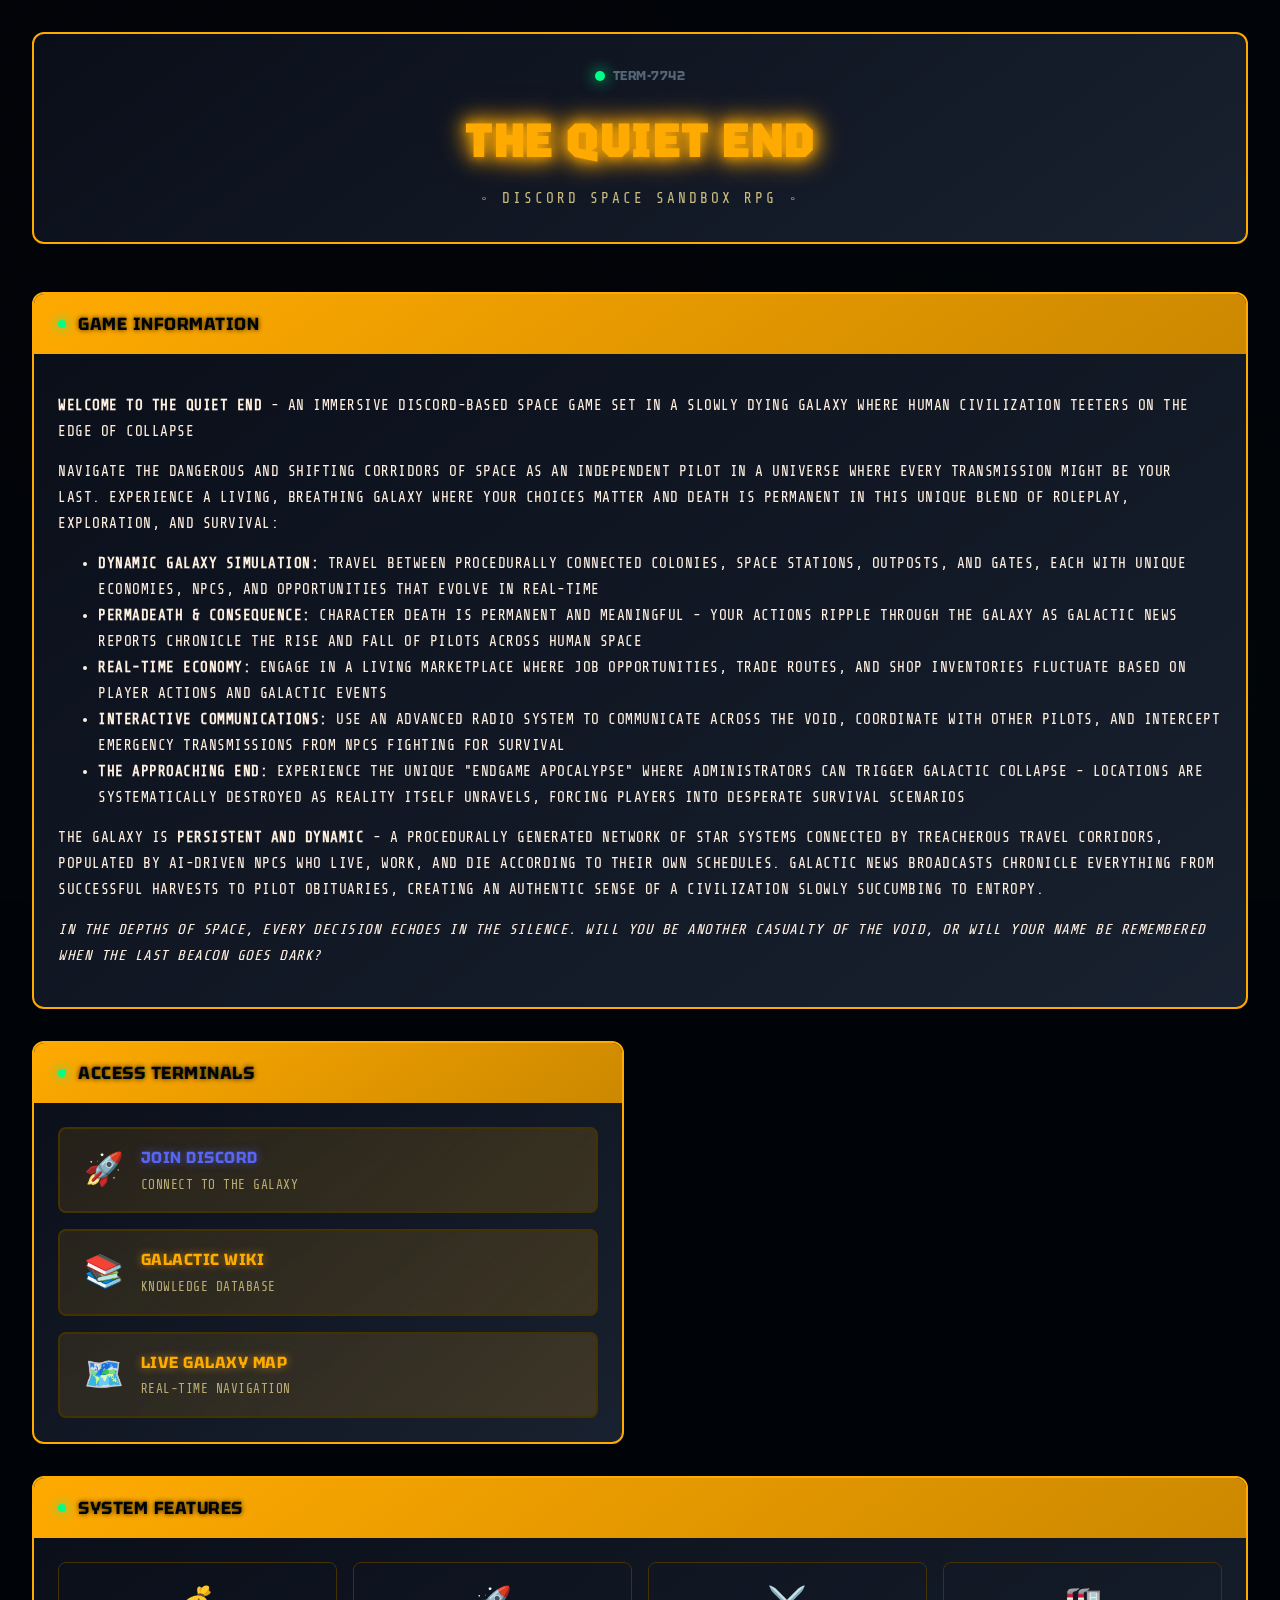
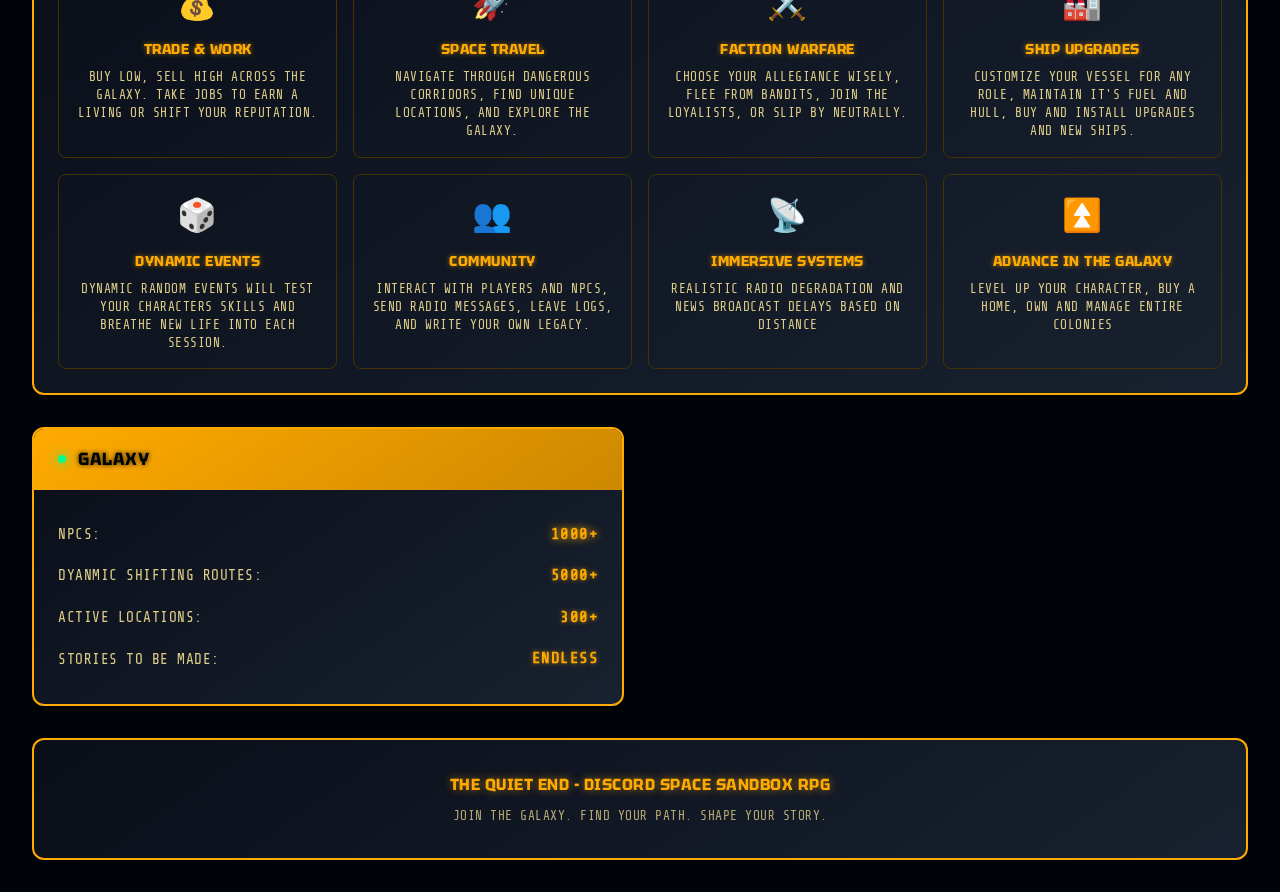
<file: index.html>
<!DOCTYPE html>
<html lang="en">
<head>
    <meta charset="UTF-8">
    <meta name="viewport" content="width=device-width, initial-scale=1.0">
    <title>The Quiet End | BETA</title>
    <link rel="stylesheet" href="css/style.css">
    <link rel="preconnect" href="https://fonts.googleapis.com">
    <link rel="preconnect" href="https://fonts.gstatic.com" crossorigin>
    <link href="https://fonts.googleapis.com/css2?family=Share+Tech+Mono:wght@400&family=Tektur:wght@400;500;700;900&display=swap" rel="stylesheet">
</head>
<body>
    <!-- CRT Effects -->
    <div class="scanlines"></div>
    <div class="static-overlay"></div>
    
    <!-- Main Container -->
    <div class="main-container">
        <!-- Header Section -->
        <header class="game-header">
            <div class="terminal-indicator">
                <div class="power-light"></div>
                <span class="terminal-id">TERM-7742</span>
            </div>
            <h1 class="game-title">THE QUIET END</h1>
            <div class="game-subtitle">◦ DISCORD SPACE SANDBOX RPG ◦</div>
        </header>

        <!-- Main Content -->
        <main class="content-grid">
            <!-- Game Info Section -->
            <section class="game-info-panel">
                <div class="panel-header">
                    <div class="status-light"></div>
                    <h2>GAME INFORMATION</h2>
                </div>
                <div class="panel-content" id="game-info-content">
                    <!-- This content is loaded from config.js - edit there -->
                </div>
            </section>

            <!-- Action Buttons Section -->
            <section class="action-panel">
                <div class="panel-header">
                    <div class="status-light"></div>
                    <h2>ACCESS TERMINALS</h2>
                </div>
                <div class="button-grid">
                    <a href="#" id="discord-link" class="action-button discord-button">
                        <div class="button-icon">🚀</div>
                        <div class="button-text">
                            <div class="button-title">JOIN DISCORD</div>
                            <div class="button-subtitle">Connect to the Galaxy</div>
                        </div>
                        <div class="button-glow"></div>
                    </a>

                    <a href="#" id="wiki-link" class="action-button wiki-button">
                        <div class="button-icon">📚</div>
                        <div class="button-text">
                            <div class="button-title">GALACTIC WIKI</div>
                            <div class="button-subtitle">Knowledge Database</div>
                        </div>
                        <div class="button-glow"></div>
                    </a>

                    <a href="#" id="map-link" class="action-button map-button">
                        <div class="button-icon">🗺️</div>
                        <div class="button-text">
                            <div class="button-title">LIVE GALAXY MAP</div>
                            <div class="button-subtitle">Real-time Navigation</div>
                        </div>
                        <div class="button-glow"></div>
                    </a>
                </div>
            </section>

            <!-- Features Section -->
            <section class="features-panel">
                <div class="panel-header">
                    <div class="status-light"></div>
                    <h2>SYSTEM FEATURES</h2>
                </div>
                <div class="features-grid">
                    <div class="feature-item">
                        <div class="feature-icon">💰</div>
                        <div class="feature-title">TRADE & WORK</div>
                        <div class="feature-desc">Buy low, sell high across the galaxy. Take jobs to earn a living or shift your reputation.</div>
                    </div>
                    <div class="feature-item">
                        <div class="feature-icon">🚀</div>
                        <div class="feature-title">SPACE TRAVEL</div>
                        <div class="feature-desc">Navigate through dangerous corridors, find unique locations, and explore the galaxy.</div>
                    </div>
                    <div class="feature-item">
                        <div class="feature-icon">⚔️</div>
                        <div class="feature-title">FACTION WARFARE</div>
                        <div class="feature-desc">Choose your allegiance wisely, flee from bandits, join the loyalists, or slip by neutrally.</div>
                    </div>
                    <div class="feature-item">
                        <div class="feature-icon">🏭</div>
                        <div class="feature-title">SHIP UPGRADES</div>
                        <div class="feature-desc">Customize your vessel for any role, maintain it's fuel and hull, buy and install upgrades and new ships.</div>
                    </div>
                    <div class="feature-item">
                        <div class="feature-icon">🎲</div>
                        <div class="feature-title">DYNAMIC EVENTS</div>
                        <div class="feature-desc">Dynamic random events will test your characters skills and breathe new life into each session.</div>
                    </div>
                    <div class="feature-item">
                        <div class="feature-icon">👥</div>
                        <div class="feature-title">COMMUNITY</div>
                        <div class="feature-desc">Interact with players and NPCs, send radio messages, leave logs, and write your own legacy.</div>
                    </div>
					<div class="feature-item">
						<div class="feature-icon">📡</div>
						<div class="feature-title">IMMERSIVE SYSTEMS</div>
						<div class="feature-desc">Realistic radio degradation and news broadcast delays based on distance</div>
					</div>
					<div class="feature-item">
						<div class="feature-icon">⏫</div>
						<div class="feature-title">ADVANCE IN THE GALAXY</div>
						<div class="feature-desc">Level up your character, buy a home, own and manage entire colonies</div>
					</div>
                </div>
            </section>

            <!-- Status Panel -->
            <section class="status-panel">
                <div class="panel-header">
                    <div class="status-light"></div>
                    <h2>GALAXY</h2>
                </div>
                <div class="status-content">
                    <div class="status-item">
                        <span class="status-label">NPCs:</span>
                        <span class="status-value online">1000+</span>
                    </div>
                    <div class="status-item">
                        <span class="status-label">Dyanmic Shifting Routes:</span>
                        <span class="status-value">5000+</span>
                    </div>
                    <div class="status-item">
                        <span class="status-label">Active Locations:</span>
                        <span class="status-value">300+</span>
                    </div>
                    <div class="status-item">
                        <span class="status-label">Stories to be Made:</span>
                        <span class="status-value">Endless</span>
                    </div>
                </div>
            </section>
        </main>

        <!-- Footer -->
        <footer class="game-footer">
            <div class="footer-content">
                <div class="footer-text">THE QUIET END - DISCORD SPACE SANDBOX RPG</div>
                <div class="footer-subtext">Join the galaxy. Find your path. Shape your story.</div>
            </div>
        </footer>
    </div>

    <!-- Load configuration and scripts -->
    <script src="js/config.js"></script>
    <script src="js/script.js"></script>
</body>
</html>
</file>
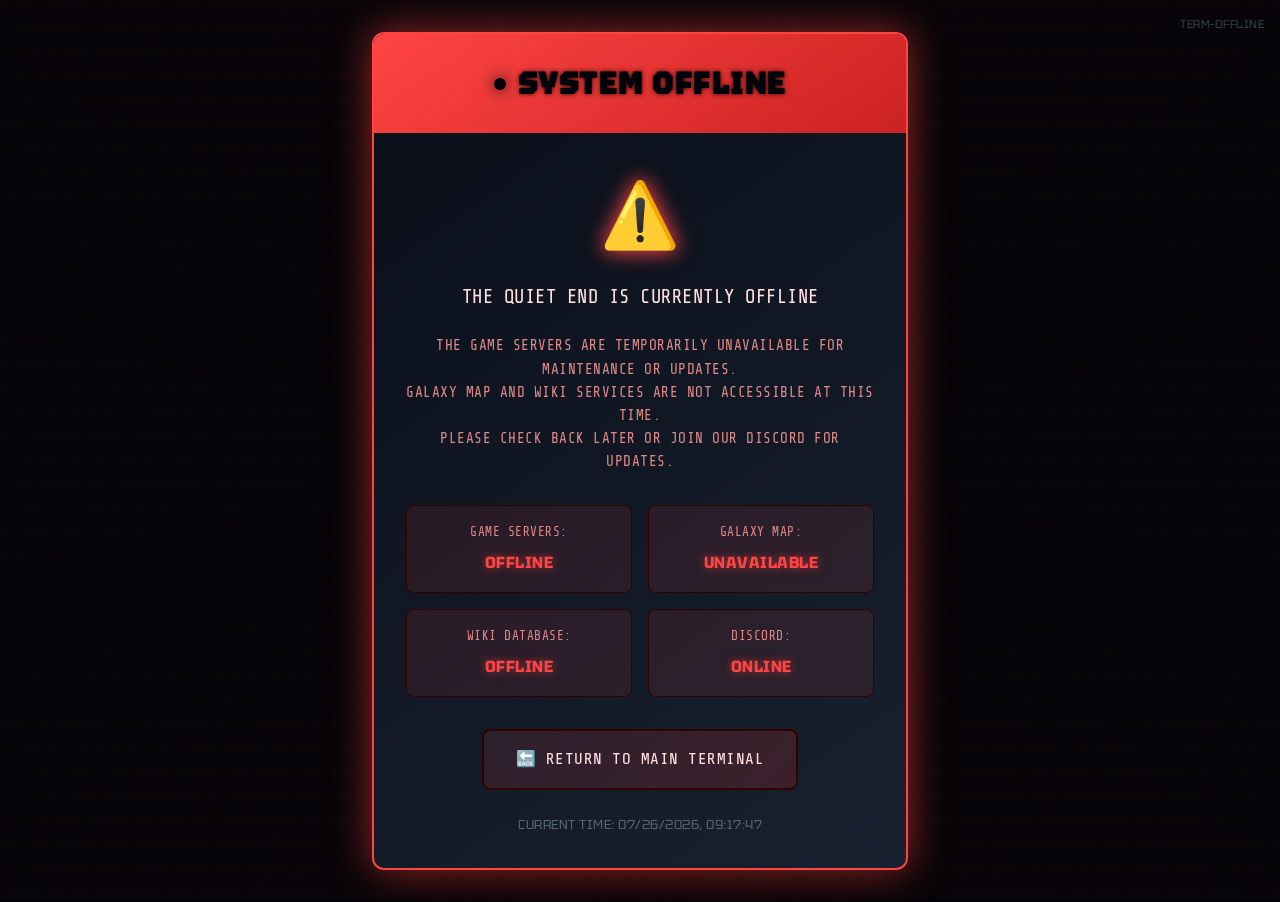
<file: offline/index.html>
<!DOCTYPE html>
<html lang="en">
<head>
    <meta charset="UTF-8">
    <meta name="viewport" content="width=device-width, initial-scale=1.0">
    <title>Game Offline - The Quiet End</title>
    <link rel="preconnect" href="https://fonts.googleapis.com">
    <link rel="preconnect" href="https://fonts.gstatic.com" crossorigin>
    <link href="https://fonts.googleapis.com/css2?family=Share+Tech+Mono:wght@400&family=Tektur:wght@400;500;700;900&display=swap" rel="stylesheet">
    <style>
        /* CSS Variables for Color Themes */
        :root {
            --primary-color: #ff4444;
            --secondary-color: #cc2222;
            --accent-color: #aa0000;
            --warning-color: #ff8800;
            --success-color: #00ff88;
            --error-color: #ff3333;
            
            --primary-bg: #000408;
            --secondary-bg: #0a0f1a;
            --accent-bg: #1a2332;
            --text-primary: #ffe0e0;
            --text-secondary: #dd8888;
            --text-muted: #556677;
            --border-color: #330000;
            --shadow-dark: rgba(0, 0, 0, 0.9);
            
            --glow-primary: rgba(255, 68, 68, 0.6);
            --glow-secondary: rgba(204, 34, 34, 0.4);
            --gradient-holo: linear-gradient(135deg, rgba(255, 68, 68, 0.1), rgba(204, 34, 34, 0.2));
            --gradient-panel: linear-gradient(145deg, rgba(10, 15, 26, 0.95), rgba(26, 35, 50, 0.95));
        }

        .theme-blue {
            --primary-color: #00ffff;
            --secondary-color: #00cccc;
            --accent-color: #0088cc;
            --glow-primary: rgba(0, 255, 255, 0.6);
            --glow-secondary: rgba(0, 204, 204, 0.4);
            --gradient-holo: linear-gradient(135deg, rgba(0, 255, 255, 0.1), rgba(0, 204, 204, 0.2));
            --text-primary: #e0ffff;
            --text-secondary: #88ccdd;
            --border-color: #003344;
        }

        .theme-amber {
            --primary-color: #ffaa00;
            --secondary-color: #cc8800;
            --accent-color: #ff6600;
            --glow-primary: rgba(255, 170, 0, 0.6);
            --glow-secondary: rgba(204, 136, 0, 0.4);
            --gradient-holo: linear-gradient(135deg, rgba(255, 170, 0, 0.1), rgba(204, 136, 0, 0.2));
            --text-primary: #fff0e0;
            --text-secondary: #ddcc88;
            --border-color: #443300;
        }

        .theme-green {
            --primary-color: #00ff88;
            --secondary-color: #00cc66;
            --accent-color: #00aa44;
            --glow-primary: rgba(0, 255, 136, 0.6);
            --glow-secondary: rgba(0, 204, 102, 0.4);
            --gradient-holo: linear-gradient(135deg, rgba(0, 255, 136, 0.1), rgba(0, 204, 102, 0.2));
            --text-primary: #e0ffe8;
            --text-secondary: #88dd99;
            --border-color: #003322;
        }

        .theme-purple {
            --primary-color: #aa44ff;
            --secondary-color: #8822cc;
            --accent-color: #6600aa;
            --glow-primary: rgba(170, 68, 255, 0.6);
            --glow-secondary: rgba(136, 34, 204, 0.4);
            --gradient-holo: linear-gradient(135deg, rgba(170, 68, 255, 0.1), rgba(136, 34, 204, 0.2));
            --text-primary: #f0e0ff;
            --text-secondary: #cc88dd;
            --border-color: #220033;
        }

        * {
            box-sizing: border-box;
        }

        body {
            margin: 0;
            padding: 0;
            font-family: 'Share Tech Mono', 'Courier New', monospace;
            background: var(--primary-bg);
            color: var(--text-primary);
            overflow-x: hidden;
            min-height: 100vh;
            text-transform: uppercase;
            letter-spacing: 0.5px;
            line-height: 1.6;
            display: flex;
            align-items: center;
            justify-content: center;
        }

        /* CRT Effects */
        body::before {
            content: '';
            position: fixed;
            top: 0;
            left: 0;
            width: 100%;
            height: 100%;
            background: 
                radial-gradient(ellipse 100% 100% at 50% 50%, transparent 98%, rgba(0,0,0,0.1) 100%),
                radial-gradient(ellipse 200% 100% at 50% 0%, rgba(255, 68, 68, 0.02) 0%, transparent 50%),
                radial-gradient(ellipse 200% 100% at 50% 100%, rgba(255, 68, 68, 0.02) 0%, transparent 50%);
            pointer-events: none;
            z-index: 1;
        }

        .scanlines {
            position: fixed;
            top: 0;
            left: 0;
            width: 100%;
            height: 100%;
            background: repeating-linear-gradient(
                0deg,
                transparent,
                transparent 1px,
                rgba(255, 68, 68, 0.03) 1px,
                rgba(255, 68, 68, 0.03) 3px
            );
            pointer-events: none;
            z-index: 5;
            animation: flicker 4s infinite linear;
        }

        .static-overlay {
            position: fixed;
            top: 0;
            left: 0;
            width: 100%;
            height: 100%;
            background: 
                url('data:image/svg+xml,<svg xmlns="http://www.w3.org/2000/svg" width="100" height="100" viewBox="0 0 100 100"><defs><filter id="noise"><feTurbulence baseFrequency="0.9" numOctaves="1" stitchTiles="stitch"/></filter></defs><rect width="100%" height="100%" filter="url(%23noise)" opacity="0.02"/></svg>');
            pointer-events: none;
            z-index: 3;
            animation: static-drift 12s infinite linear;
        }

        @keyframes flicker {
            0%, 97%, 100% { opacity: 1; }
            98% { opacity: 0.92; }
            99% { opacity: 1; }
            99.5% { opacity: 0.95; }
        }

        @keyframes static-drift {
            0% { transform: translateX(0) translateY(0); }
            25% { transform: translateX(-0.5px) translateY(0.5px); }
            50% { transform: translateX(0.5px) translateY(-0.5px); }
            75% { transform: translateX(-0.3px) translateY(-0.3px); }
            100% { transform: translateX(0) translateY(0); }
        }

        .main-container {
            position: relative;
            z-index: 10;
            text-align: center;
            max-width: 600px;
            padding: 2rem;
        }

        .offline-panel {
            background: var(--gradient-panel);
            border: 2px solid var(--primary-color);
            border-radius: 12px;
            overflow: hidden;
            box-shadow: 
                0 0 40px var(--glow-primary),
                inset 0 1px 0 rgba(255, 68, 68, 0.2),
                0 8px 32px var(--shadow-dark);
            backdrop-filter: blur(10px);
        }

        .panel-header {
            background: linear-gradient(145deg, var(--primary-color), var(--secondary-color));
            color: var(--primary-bg);
            padding: 1.5rem;
            display: flex;
            align-items: center;
            justify-content: center;
            gap: 0.75rem;
        }

        .status-light {
            width: 12px;
            height: 12px;
            border-radius: 50%;
            background: var(--primary-bg);
            box-shadow: 0 0 15px var(--primary-bg);
            animation: offline-pulse 2s infinite;
        }

        @keyframes offline-pulse {
            0%, 100% { opacity: 1; }
            50% { opacity: 0.3; }
        }

        .panel-header h1 {
            margin: 0;
            font-family: 'Tektur', monospace;
            font-size: 2rem;
            font-weight: 900;
            text-shadow: 0 0 5px rgba(0, 0, 0, 0.8);
        }

        .panel-content {
            padding: 2rem;
        }

        .offline-icon {
            font-size: 4rem;
            margin-bottom: 1rem;
            color: var(--primary-color);
            text-shadow: 0 0 20px var(--glow-primary);
            filter: drop-shadow(0 0 8px var(--glow-primary));
        }

        .offline-message {
            font-size: 1.2rem;
            margin-bottom: 1.5rem;
            color: var(--text-primary);
            line-height: 1.4;
        }

        .offline-details {
            font-size: 0.9rem;
            color: var(--text-secondary);
            margin-bottom: 2rem;
            line-height: 1.6;
        }

        .status-grid {
            display: grid;
            grid-template-columns: 1fr 1fr;
            gap: 1rem;
            margin-bottom: 2rem;
        }

        .status-item {
            background: rgba(255, 68, 68, 0.1);
            border: 1px solid var(--border-color);
            border-radius: 8px;
            padding: 1rem;
        }

        .status-label {
            font-size: 0.8rem;
            color: var(--text-secondary);
            margin-bottom: 0.5rem;
        }

        .status-value {
            font-family: 'Tektur', monospace;
            font-size: 1rem;
            font-weight: 700;
            color: var(--primary-color);
            text-shadow: 0 0 8px var(--glow-primary);
        }

        .back-button {
            display: inline-block;
            padding: 1rem 2rem;
            background: var(--gradient-holo);
            border: 2px solid var(--border-color);
            border-radius: 8px;
            text-decoration: none;
            color: var(--text-primary);
            transition: all 0.3s ease;
            position: relative;
            overflow: hidden;
            backdrop-filter: blur(3px);
        }

        .back-button:hover {
            border-color: var(--primary-color);
            box-shadow: 0 0 25px var(--glow-primary);
            transform: translateY(-2px);
        }

        .terminal-id {
            position: absolute;
            top: 1rem;
            right: 1rem;
            font-family: 'Tektur', monospace;
            font-size: 0.7rem;
            color: var(--text-muted);
            opacity: 0.6;
        }

        .timestamp {
            font-size: 0.8rem;
            color: var(--text-muted);
            margin-top: 1rem;
            font-family: 'Tektur', monospace;
        }

        /* Responsive */
        @media (max-width: 768px) {
            .main-container {
                padding: 1rem;
            }
            
            .panel-header h1 {
                font-size: 1.5rem;
            }
            
            .offline-icon {
                font-size: 3rem;
            }
            
            .offline-message {
                font-size: 1rem;
            }
            
            .status-grid {
                grid-template-columns: 1fr;
            }
        }

        /* Theme cycling animation */
        @keyframes theme-transition {
            0% { opacity: 0.9; }
            50% { opacity: 1; }
            100% { opacity: 0.9; }
        }

        .theme-cycling {
            animation: theme-transition 1s ease-in-out;
        }
    </style>
</head>
<body>
    <!-- CRT Effects -->
    <div class="scanlines"></div>
    <div class="static-overlay"></div>
    
    <!-- Terminal ID -->
    <div class="terminal-id">TERM-OFFLINE</div>
    
    <!-- Main Container -->
    <div class="main-container">
        <div class="offline-panel">
            <div class="panel-header">
                <div class="status-light"></div>
                <h1>SYSTEM OFFLINE</h1>
            </div>
            
            <div class="panel-content">
                <div class="offline-icon">⚠️</div>
                
                <div class="offline-message">
                    THE QUIET END IS CURRENTLY OFFLINE
                </div>
                
                <div class="offline-details">
                    The game servers are temporarily unavailable for maintenance or updates.<br>
                    Galaxy map and wiki services are not accessible at this time.<br>
                    Please check back later or join our Discord for updates.
                </div>
                
                <div class="status-grid">
                    <div class="status-item">
                        <div class="status-label">Game Servers:</div>
                        <div class="status-value">OFFLINE</div>
                    </div>
                    <div class="status-item">
                        <div class="status-label">Galaxy Map:</div>
                        <div class="status-value">UNAVAILABLE</div>
                    </div>
                    <div class="status-item">
                        <div class="status-label">Wiki Database:</div>
                        <div class="status-value">OFFLINE</div>
                    </div>
                    <div class="status-item">
                        <div class="status-label">Discord:</div>
                        <div class="status-value">ONLINE</div>
                    </div>
                </div>
                
                <a href="javascript:history.back()" class="back-button">
                    🔙 RETURN TO MAIN TERMINAL
                </a>
                
                <div class="timestamp" id="timestamp">
                    <!-- Timestamp will be inserted here by JavaScript -->
                </div>
            </div>
        </div>
    </div>

    <script>
        // Theme cycling system
        class OfflinePageController {
            constructor() {
                this.themes = ['red', 'blue', 'amber', 'green', 'purple'];
                this.currentThemeIndex = 0;
                this.init();
            }
            
            init() {
                // Set initial theme to red (appropriate for offline status)
                document.body.classList.add('theme-red');
                
                // Update timestamp
                this.updateTimestamp();
                
                // Cycle themes every 15 seconds
                setInterval(() => {
                    this.cycleTheme();
                }, 15000);
                
                console.log('🔴 Offline page initialized');
            }
            
            cycleTheme() {
                // Remove current theme
                this.themes.forEach(theme => {
                    document.body.classList.remove(`theme-${theme}`);
                });
                
                // Move to next theme
                this.currentThemeIndex = (this.currentThemeIndex + 1) % this.themes.length;
                
                // Add transition class
                document.body.classList.add('theme-cycling');
                
                // Apply new theme
                setTimeout(() => {
                    document.body.classList.add(`theme-${this.themes[this.currentThemeIndex]}`);
                    document.body.classList.remove('theme-cycling');
                }, 100);
                
                console.log(`🎨 Theme changed to: ${this.themes[this.currentThemeIndex]}`);
            }
            
            updateTimestamp() {
                const now = new Date();
                const timestamp = now.toLocaleString('en-US', {
                    year: 'numeric',
                    month: '2-digit',
                    day: '2-digit',
                    hour: '2-digit',
                    minute: '2-digit',
                    second: '2-digit',
                    hour12: false
                });
                
                document.getElementById('timestamp').textContent = `CURRENT TIME: ${timestamp}`;
                
                // Update every second
                setTimeout(() => this.updateTimestamp(), 1000);
            }
        }
        
        // Initialize when page loads
        document.addEventListener('DOMContentLoaded', () => {
            new OfflinePageController();
        });
        
        // Auto-refresh page every 5 minutes to check if game is back online
        setTimeout(() => {
            window.location.reload();
        }, 300000); // 5 minutes
    </script>
</body>
</html>
</file>
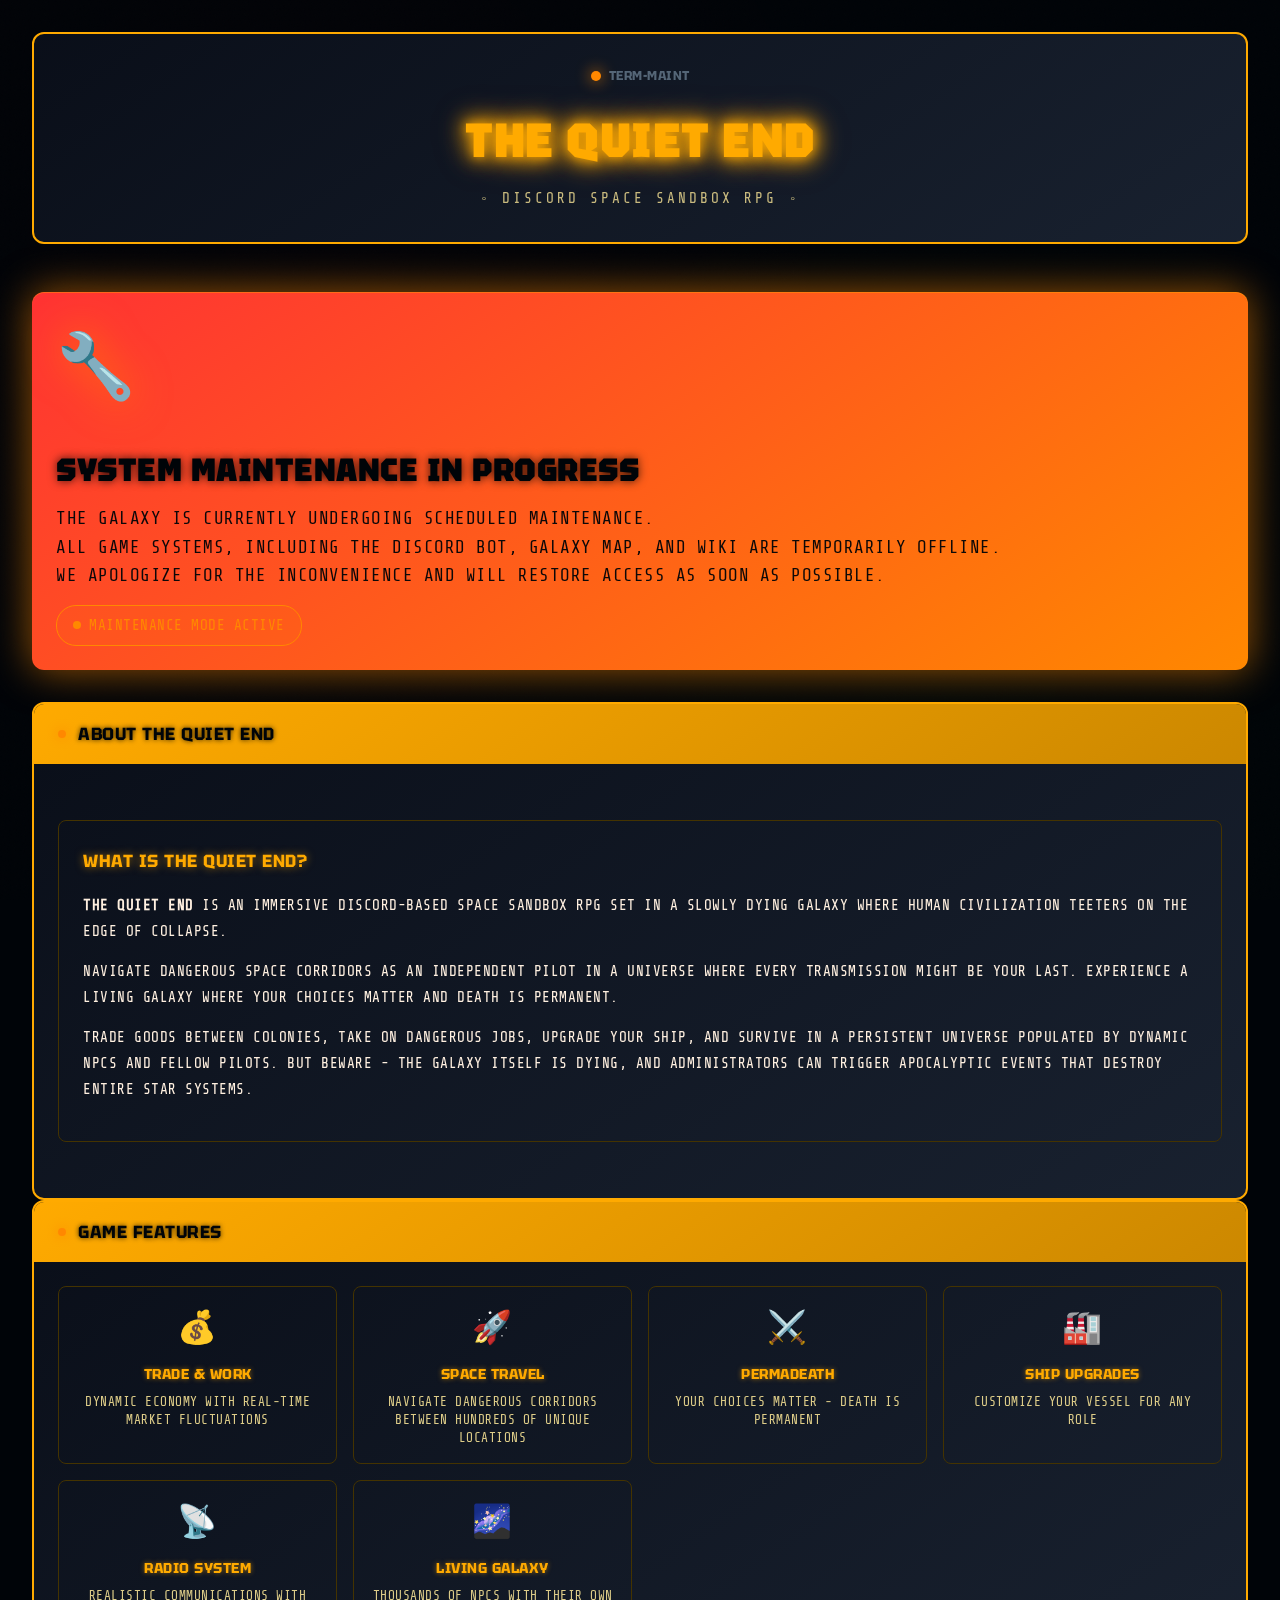
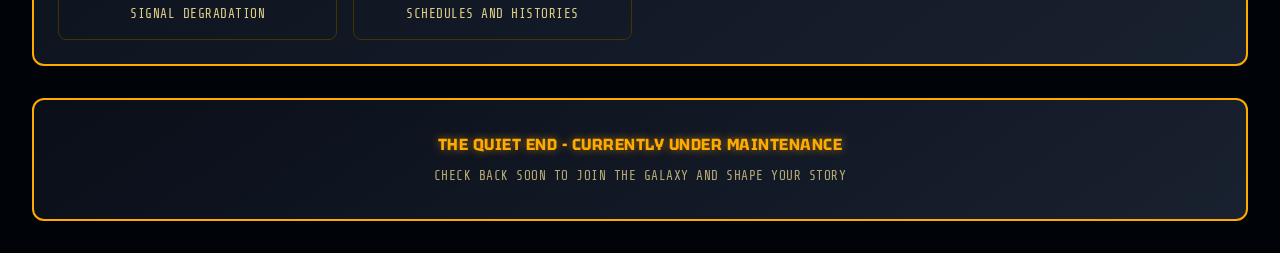
<file: maintenance.html>
<!DOCTYPE html>
<html lang="en">
<head>
    <meta charset="UTF-8">
    <meta name="viewport" content="width=device-width, initial-scale=1.0">
    <title>The Quiet End | Maintenance Mode</title>
    <link rel="stylesheet" href="css/style.css">
    <link rel="preconnect" href="https://fonts.googleapis.com">
    <link rel="preconnect" href="https://fonts.gstatic.com" crossorigin>
    <link href="https://fonts.googleapis.com/css2?family=Share+Tech+Mono:wght@400&family=Tektur:wght@400;500;700;900&display=swap" rel="stylesheet">
    <style>
        /* Additional styles for maintenance page */
        .maintenance-banner {
            background: linear-gradient(145deg, var(--error-color), var(--warning-color));
            color: var(--primary-bg);
            padding: 1.5rem;
            margin-bottom: 2rem;
            border-radius: 12px;
            box-shadow: 
                0 0 40px rgba(255, 136, 0, 0.6),
                inset 0 1px 0 rgba(255, 170, 0, 0.4);
            animation: maintenance-pulse 3s infinite;
        }
        
        @keyframes maintenance-pulse {
            0%, 100% { box-shadow: 0 0 40px rgba(255, 136, 0, 0.6); }
            50% { box-shadow: 0 0 60px rgba(255, 136, 0, 0.8); }
        }
        
        .maintenance-icon {
            font-size: 4rem;
            margin-bottom: 1rem;
            filter: drop-shadow(0 0 20px rgba(255, 136, 0, 0.8));
        }
        
        .maintenance-title {
            font-family: 'Tektur', monospace;
            font-size: 2rem;
            font-weight: 900;
            margin-bottom: 0.5rem;
            text-shadow: 0 0 10px rgba(0, 0, 0, 0.8);
        }
        
        .maintenance-message {
            font-size: 1.1rem;
            line-height: 1.6;
            opacity: 0.95;
        }
        
        .info-section {
            margin: 2rem 0;
            padding: 1.5rem;
            background: rgba(var(--glow-primary), 0.05);
            border: 1px solid var(--border-color);
            border-radius: 8px;
        }
        
        .info-title {
            font-family: 'Tektur', monospace;
            font-size: 1.1rem;
            font-weight: 700;
            color: var(--primary-color);
            text-shadow: 0 0 8px var(--glow-primary);
            margin-bottom: 1rem;
        }
        
        .status-indicator {
            display: inline-flex;
            align-items: center;
            gap: 0.5rem;
            padding: 0.5rem 1rem;
            background: rgba(255, 136, 0, 0.1);
            border: 1px solid var(--warning-color);
            border-radius: 20px;
            font-size: 0.9rem;
            color: var(--warning-color);
            margin-top: 1rem;
        }
        
        .status-dot {
            width: 8px;
            height: 8px;
            border-radius: 50%;
            background: var(--warning-color);
            animation: blink 1.5s infinite;
        }
        
        @keyframes blink {
            0%, 100% { opacity: 1; }
            50% { opacity: 0.3; }
        }
    </style>
</head>
<body>
    <!-- CRT Effects -->
    <div class="scanlines"></div>
    <div class="static-overlay"></div>
    
    <!-- Main Container -->
    <div class="main-container">
        <!-- Header Section -->
        <header class="game-header">
            <div class="terminal-indicator">
                <div class="power-light" style="background: var(--warning-color); box-shadow: 0 0 15px var(--warning-color);"></div>
                <span class="terminal-id">TERM-MAINT</span>
            </div>
            <h1 class="game-title">THE QUIET END</h1>
            <div class="game-subtitle">◦ DISCORD SPACE SANDBOX RPG ◦</div>
        </header>

        <!-- Maintenance Banner -->
        <div class="maintenance-banner">
            <div class="maintenance-icon">🔧</div>
            <h2 class="maintenance-title">SYSTEM MAINTENANCE IN PROGRESS</h2>
            <div class="maintenance-message">
                The galaxy is currently undergoing scheduled maintenance.<br>
                All game systems, including the Discord bot, galaxy map, and wiki are temporarily offline.<br>
                We apologize for the inconvenience and will restore access as soon as possible.
            </div>
            <div class="status-indicator">
                <div class="status-dot"></div>
                <span>MAINTENANCE MODE ACTIVE</span>
            </div>
        </div>

        <!-- Game Info for New Visitors -->
        <section class="game-info-panel">
            <div class="panel-header">
                <div class="status-light" style="background: var(--warning-color); box-shadow: 0 0 12px var(--warning-color);"></div>
                <h2>ABOUT THE QUIET END</h2>
            </div>
            <div class="panel-content">
                <div class="info-section">
                    <div class="info-title">WHAT IS THE QUIET END?</div>
                    <p><strong>The Quiet End</strong> is an immersive Discord-based space sandbox RPG set in a slowly dying galaxy where human civilization teeters on the edge of collapse.</p>
                    
                    <p>Navigate dangerous space corridors as an independent pilot in a universe where every transmission might be your last. Experience a living galaxy where your choices matter and death is permanent.</p>
                    
                    <p>Trade goods between colonies, take on dangerous jobs, upgrade your ship, and survive in a persistent universe populated by dynamic NPCs and fellow pilots. But beware - the galaxy itself is dying, and administrators can trigger apocalyptic events that destroy entire star systems.</p>
                </div>
            </div>
        </section>

        <!-- Features Grid (to show what players can expect) -->
        <section class="features-panel">
            <div class="panel-header">
                <div class="status-light" style="background: var(--warning-color); box-shadow: 0 0 12px var(--warning-color);"></div>
                <h2>GAME FEATURES</h2>
            </div>
            <div class="features-grid">
                <div class="feature-item">
                    <div class="feature-icon">💰</div>
                    <div class="feature-title">TRADE & WORK</div>
                    <div class="feature-desc">Dynamic economy with real-time market fluctuations</div>
                </div>
                <div class="feature-item">
                    <div class="feature-icon">🚀</div>
                    <div class="feature-title">SPACE TRAVEL</div>
                    <div class="feature-desc">Navigate dangerous corridors between hundreds of unique locations</div>
                </div>
                <div class="feature-item">
                    <div class="feature-icon">⚔️</div>
                    <div class="feature-title">PERMADEATH</div>
                    <div class="feature-desc">Your choices matter - death is permanent</div>
                </div>
                <div class="feature-item">
                    <div class="feature-icon">🏭</div>
                    <div class="feature-title">SHIP UPGRADES</div>
                    <div class="feature-desc">Customize your vessel for any role</div>
                </div>
                <div class="feature-item">
                    <div class="feature-icon">📡</div>
                    <div class="feature-title">RADIO SYSTEM</div>
                    <div class="feature-desc">Realistic communications with signal degradation</div>
                </div>
                <div class="feature-item">
                    <div class="feature-icon">🌌</div>
                    <div class="feature-title">LIVING GALAXY</div>
                    <div class="feature-desc">Thousands of NPCs with their own schedules and histories</div>
                </div>
            </div>
        </section>

        <!-- Footer -->
        <footer class="game-footer">
            <div class="footer-content">
                <div class="footer-text">THE QUIET END - CURRENTLY UNDER MAINTENANCE</div>
                <div class="footer-subtext">Check back soon to join the galaxy and shape your story</div>
            </div>
        </footer>
    </div>

    <!-- Basic theme cycling script -->
    <script>
        // Simple theme cycling for maintenance page
        const themes = ['blue', 'amber', 'green', 'red', 'purple'];
        let currentTheme = 0;
        
        function setTheme(themeName) {
            themes.forEach(theme => {
                document.body.classList.remove(`theme-${theme}`);
            });
            document.body.classList.add(`theme-${themeName}`);
        }
        
        // Start with amber theme (fitting for maintenance/warning)
        setTheme('amber');
        
        // Cycle through themes every 30 seconds
        setInterval(() => {
            currentTheme = (currentTheme + 1) % themes.length;
            setTheme(themes[currentTheme]);
        }, 30000);
        
        console.log('🔧 Maintenance page active');
    </script>
</body>
</html>
</file>
<file: css/style.css>
/* Landing Page CSS - Matches Web Map Theme */

/* CSS Variables for Color Themes */
:root {
    /* Default blue scheme - will be overridden by JS */
    --primary-color: #00ffff;
    --secondary-color: #00cccc;
    --accent-color: #0088cc;
    --warning-color: #ff8800;
    --success-color: #00ff88;
    --error-color: #ff3333;
    
    /* Base colors */
    --primary-bg: #000408;
    --secondary-bg: #0a0f1a;
    --accent-bg: #1a2332;
    --text-primary: #e0ffff;
    --text-secondary: #88ccdd;
    --text-muted: #556677;
    --border-color: #003344;
    --shadow-dark: rgba(0, 0, 0, 0.9);
    
    /* Dynamic colors based on scheme */
    --glow-primary: rgba(0, 255, 255, 0.6);
    --glow-secondary: rgba(0, 204, 204, 0.4);
    --gradient-holo: linear-gradient(135deg, rgba(0, 255, 255, 0.1), rgba(0, 204, 204, 0.2));
    --gradient-panel: linear-gradient(145deg, rgba(10, 15, 26, 0.95), rgba(26, 35, 50, 0.95));
}

/* Color Schemes */
.theme-blue {
    --primary-color: #00ffff;
    --secondary-color: #00cccc;
    --accent-color: #0088cc;
    --glow-primary: rgba(0, 255, 255, 0.6);
    --glow-secondary: rgba(0, 204, 204, 0.4);
    --gradient-holo: linear-gradient(135deg, rgba(0, 255, 255, 0.1), rgba(0, 204, 204, 0.2));
}

.theme-amber {
    --primary-color: #ffaa00;
    --secondary-color: #cc8800;
    --accent-color: #ff6600;
    --glow-primary: rgba(255, 170, 0, 0.6);
    --glow-secondary: rgba(204, 136, 0, 0.4);
    --gradient-holo: linear-gradient(135deg, rgba(255, 170, 0, 0.1), rgba(204, 136, 0, 0.2));
    --text-primary: #fff0e0;
    --text-secondary: #ddcc88;
    --border-color: #443300;
}

.theme-green {
    --primary-color: #00ff88;
    --secondary-color: #00cc66;
    --accent-color: #00aa44;
    --glow-primary: rgba(0, 255, 136, 0.6);
    --glow-secondary: rgba(0, 204, 102, 0.4);
    --gradient-holo: linear-gradient(135deg, rgba(0, 255, 136, 0.1), rgba(0, 204, 102, 0.2));
    --text-primary: #e0ffe8;
    --text-secondary: #88dd99;
    --border-color: #003322;
}

.theme-red {
    --primary-color: #ff4444;
    --secondary-color: #cc2222;
    --accent-color: #aa0000;
    --glow-primary: rgba(255, 68, 68, 0.6);
    --glow-secondary: rgba(204, 34, 34, 0.4);
    --gradient-holo: linear-gradient(135deg, rgba(255, 68, 68, 0.1), rgba(204, 34, 34, 0.2));
    --text-primary: #ffe0e0;
    --text-secondary: #dd8888;
    --border-color: #330000;
}

.theme-purple {
    --primary-color: #aa44ff;
    --secondary-color: #8822cc;
    --accent-color: #6600aa;
    --glow-primary: rgba(170, 68, 255, 0.6);
    --glow-secondary: rgba(136, 34, 204, 0.4);
    --gradient-holo: linear-gradient(135deg, rgba(170, 68, 255, 0.1), rgba(136, 34, 204, 0.2));
    --text-primary: #f0e0ff;
    --text-secondary: #cc88dd;
    --border-color: #220033;
}

/* Base Styles */
* {
    box-sizing: border-box;
}

body {
    margin: 0;
    padding: 0;
    font-family: 'Share Tech Mono', 'Courier New', monospace;
    background: var(--primary-bg);
    color: var(--text-primary);
    overflow-x: hidden;
    min-height: 100vh;
    text-transform: uppercase;
    letter-spacing: 0.5px;
    line-height: 1.6;
}

/* Enhanced CRT Effects */
body::before {
    content: '';
    position: fixed;
    top: 0;
    left: 0;
    width: 100%;
    height: 100%;
    background: 
        radial-gradient(ellipse 100% 100% at 50% 50%, transparent 98%, rgba(0,0,0,0.1) 100%),
        radial-gradient(ellipse 200% 100% at 50% 0%, rgba(var(--glow-primary), 0.02) 0%, transparent 50%),
        radial-gradient(ellipse 200% 100% at 50% 100%, rgba(var(--glow-primary), 0.02) 0%, transparent 50%);
    pointer-events: none;
    z-index: 1;
}

.scanlines {
    position: fixed;
    top: 0;
    left: 0;
    width: 100%;
    height: 100%;
    background: repeating-linear-gradient(
        0deg,
        transparent,
        transparent 1px,
        rgba(var(--glow-primary), 0.03) 1px,
        rgba(var(--glow-primary), 0.03) 3px
    );
    pointer-events: none;
    z-index: 5;
    animation: flicker 4s infinite linear;
}

.static-overlay {
    position: fixed;
    top: 0;
    left: 0;
    width: 100%;
    height: 100%;
    background: 
        url('data:image/svg+xml,<svg xmlns="http://www.w3.org/2000/svg" width="100" height="100" viewBox="0 0 100 100"><defs><filter id="noise"><feTurbulence baseFrequency="0.9" numOctaves="1" stitchTiles="stitch"/></filter></defs><rect width="100%" height="100%" filter="url(%23noise)" opacity="0.02"/></svg>'),
        radial-gradient(circle at 25% 25%, rgba(255, 0, 0, 0.01) 0%, transparent 50%),
        radial-gradient(circle at 75% 75%, rgba(0, 255, 0, 0.01) 0%, transparent 50%);
    pointer-events: none;
    z-index: 3;
    animation: static-drift 12s infinite linear;
}

@keyframes flicker {
    0%, 97%, 100% { opacity: 1; }
    98% { opacity: 0.92; }
    99% { opacity: 1; }
    99.5% { opacity: 0.95; }
}

@keyframes static-drift {
    0% { transform: translateX(0) translateY(0); }
    25% { transform: translateX(-0.5px) translateY(0.5px); }
    50% { transform: translateX(0.5px) translateY(-0.5px); }
    75% { transform: translateX(-0.3px) translateY(-0.3px); }
    100% { transform: translateX(0) translateY(0); }
}

/* Main Container */
.main-container {
    position: relative;
    z-index: 10;
    min-height: 100vh;
    padding: 2rem;
    max-width: 1400px;
    margin: 0 auto;
}

/* Header Styles */
.game-header {
    text-align: center;
    margin-bottom: 3rem;
    background: var(--gradient-panel);
    border: 2px solid var(--primary-color);
    border-radius: 12px;
    padding: 2rem;
    box-shadow: 
        0 0 40px var(--glow-primary),
        inset 0 1px 0 rgba(var(--glow-primary), 0.2),
        0 8px 32px var(--shadow-dark);
    backdrop-filter: blur(10px);
}

.terminal-indicator {
    display: flex;
    align-items: center;
    justify-content: center;
    gap: 0.5rem;
    margin-bottom: 1rem;
    font-size: 0.8rem;
    color: var(--text-muted);
}

.power-light {
    width: 10px;
    height: 10px;
    border-radius: 50%;
    background: var(--success-color);
    box-shadow: 0 0 15px var(--success-color);
    animation: power-pulse 2s infinite;
}

@keyframes power-pulse {
    0%, 100% { opacity: 1; }
    50% { opacity: 0.6; }
}

.terminal-id {
    font-family: 'Tektur', monospace;
    font-weight: 700;
}

.game-title {
    margin: 0;
    font-family: 'Tektur', monospace;
    font-size: 3rem;
    font-weight: 900;
    color: var(--primary-color);
    text-shadow: 
        0 0 10px var(--glow-primary),
        0 0 20px var(--glow-primary),
        0 0 30px var(--glow-primary);
    filter: drop-shadow(0 0 8px var(--glow-primary));
    margin-bottom: 0.5rem;
}

.game-subtitle {
    font-size: 0.9rem;
    color: var(--text-secondary);
    font-weight: 400;
    opacity: 0.9;
    letter-spacing: 3px;
}

/* Content Grid */
.content-grid {
    display: grid;
    grid-template-columns: 1fr 1fr;
    gap: 2rem;
    margin-bottom: 2rem;
}

/* Panel Styles */
.game-info-panel,
.action-panel,
.features-panel,
.status-panel {
    background: var(--gradient-panel);
    border: 2px solid var(--primary-color);
    border-radius: 12px;
    overflow: hidden;
    box-shadow: 
        0 0 30px var(--glow-primary),
        inset 0 1px 0 rgba(var(--glow-primary), 0.2),
        0 4px 20px var(--shadow-dark);
    backdrop-filter: blur(5px);
}

.game-info-panel {
    grid-column: 1 / -1;
}

.features-panel {
    grid-column: 1 / -1;
}

.panel-header {
    background: linear-gradient(145deg, var(--primary-color), var(--secondary-color));
    color: var(--primary-bg);
    padding: 1rem 1.5rem;
    display: flex;
    align-items: center;
    gap: 0.75rem;
}

.status-light {
    width: 8px;
    height: 8px;
    border-radius: 50%;
    background: var(--success-color);
    box-shadow: 0 0 12px var(--success-color);
    animation: status-pulse 1.5s infinite;
}

@keyframes status-pulse {
    0%, 100% { opacity: 1; }
    50% { opacity: 0.5; }
}

.panel-header h2 {
    margin: 0;
    font-family: 'Tektur', monospace;
    font-size: 1.1rem;
    font-weight: 700;
    text-shadow: 0 0 5px rgba(0, 0, 0, 0.8);
}

.panel-content {
    padding: 1.5rem;
    line-height: 1.8;
    font-size: 0.9rem;
}

/* Action Buttons */
.button-grid {
    display: flex;
    flex-direction: column;
    gap: 1rem;
    padding: 1.5rem;
}

.action-button {
    display: flex;
    align-items: center;
    gap: 1rem;
    padding: 1rem 1.5rem;
    background: var(--gradient-holo);
    border: 2px solid var(--border-color);
    border-radius: 8px;
    text-decoration: none;
    color: var(--text-primary);
    transition: all 0.3s ease;
    position: relative;
    overflow: hidden;
    backdrop-filter: blur(3px);
}

.action-button:hover {
    border-color: var(--primary-color);
    box-shadow: 0 0 25px var(--glow-primary);
    transform: translateY(-2px);
}

.action-button:hover .button-glow {
    opacity: 1;
}

.button-glow {
    position: absolute;
    top: 0;
    left: 0;
    right: 0;
    bottom: 0;
    background: radial-gradient(circle at center, rgba(var(--glow-primary), 0.2) 0%, transparent 70%);
    opacity: 0;
    transition: opacity 0.3s ease;
    pointer-events: none;
}

.button-icon {
    font-size: 2rem;
    line-height: 1;
}

.button-text {
    flex-grow: 1;
    text-align: left;
}

.button-title {
    font-family: 'Tektur', monospace;
    font-size: 1rem;
    font-weight: 700;
    color: var(--primary-color);
    text-shadow: 0 0 8px var(--glow-primary);
    margin-bottom: 0.25rem;
}

.button-subtitle {
    font-size: 0.8rem;
    color: var(--text-secondary);
    opacity: 0.8;
}

/* Button Specific Colors */
.discord-button:hover {
    border-color: #5865F2;
    box-shadow: 0 0 25px rgba(88, 101, 242, 0.6);
}

.discord-button .button-title {
    color: #5865F2;
    text-shadow: 0 0 8px rgba(88, 101, 242, 0.6);
}

.wiki-button:hover {
    border-color: var(--accent-color);
    box-shadow: 0 0 25px rgba(var(--glow-secondary), 0.8);
}

.map-button:hover {
    border-color: var(--warning-color);
    box-shadow: 0 0 25px rgba(255, 136, 0, 0.6);
}

/* Features Grid */
.features-grid {
    display: grid;
    grid-template-columns: repeat(auto-fit, minmax(250px, 1fr));
    gap: 1rem;
    padding: 1.5rem;
}

.feature-item {
    background: rgba(var(--glow-secondary), 0.1);
    border: 1px solid var(--border-color);
    border-radius: 8px;
    padding: 1rem;
    text-align: center;
    transition: all 0.3s ease;
}

.feature-item:hover {
    border-color: var(--primary-color);
    box-shadow: 0 0 15px var(--glow-primary);
    transform: translateY(-2px);
}

.feature-icon {
    font-size: 2rem;
    margin-bottom: 0.5rem;
}

.feature-title {
    font-family: 'Tektur', monospace;
    font-size: 0.9rem;
    font-weight: 700;
    color: var(--primary-color);
    text-shadow: 0 0 5px var(--glow-primary);
    margin-bottom: 0.5rem;
}

.feature-desc {
    font-size: 0.8rem;
    color: var(--text-secondary);
    line-height: 1.4;
}

/* Status Panel */
.status-content {
    padding: 1.5rem;
}

.status-item {
    display: flex;
    justify-content: space-between;
    align-items: center;
    padding: 0.5rem 0;
    border-bottom: 1px solid rgba(var(--glow-primary), 0.1);
}

.status-item:last-child {
    border-bottom: none;
}

.status-label {
    color: var(--text-secondary);
    font-size: 0.9rem;
}

.status-value {
    color: var(--primary-color);
    font-weight: bold;
    text-shadow: 0 0 5px var(--glow-primary);
}

.status-value.online {
    color: var(--primary-color);
    text-shadow: 0 0 8px var(--primary-color);
}

/* Footer */
.game-footer {
    text-align: center;
    padding: 2rem;
    background: var(--gradient-panel);
    border: 2px solid var(--primary-color);
    border-radius: 12px;
    margin-top: 2rem;
    box-shadow: 
        0 0 30px var(--glow-primary),
        inset 0 1px 0 rgba(var(--glow-primary), 0.2);
}

.footer-text {
    font-family: 'Tektur', monospace;
    font-size: 1rem;
    font-weight: 700;
    color: var(--primary-color);
    text-shadow: 0 0 8px var(--glow-primary);
    margin-bottom: 0.5rem;
}

.footer-subtext {
    font-size: 0.8rem;
    color: var(--text-secondary);
    opacity: 0.8;
}

/* Responsive Design */
@media (max-width: 768px) {
    .main-container {
        padding: 1rem;
    }
    
    .content-grid {
        grid-template-columns: 1fr;
        gap: 1rem;
    }
    
    .game-title {
        font-size: 2rem;
    }
    
    .game-subtitle {
        font-size: 0.8rem;
        letter-spacing: 2px;
    }
    
    .features-grid {
        grid-template-columns: repeat(auto-fit, minmax(200px, 1fr));
        padding: 1rem;
    }
    
    .action-button {
        padding: 0.8rem 1rem;
    }
    
    .button-title {
        font-size: 0.9rem;
    }
    
    .button-subtitle {
        font-size: 0.7rem;
    }
    
    .panel-content {
        padding: 1rem;
        font-size: 0.85rem;
    }
}

@media (max-width: 480px) {
    .terminal-indicator {
        font-size: 0.7rem;
    }
    
    .game-title {
        font-size: 1.5rem;
    }
    
    .game-subtitle {
        font-size: 0.7rem;
        letter-spacing: 1px;
    }
    
    .features-grid {
        grid-template-columns: 1fr;
    }
    
    .action-button {
        flex-direction: column;
        text-align: center;
        gap: 0.5rem;
    }
    
    .button-text {
        text-align: center;
    }
}

/* High contrast mode support */
@media (prefers-contrast: high) {
    :root {
        --border-color: var(--primary-color);
        --text-secondary: var(--text-primary);
    }
}

/* Reduced motion support */
@media (prefers-reduced-motion: reduce) {
    *, *::before, *::after {
        animation-duration: 0.01ms !important;
        animation-iteration-count: 1 !important;
        transition-duration: 0.01ms !important;
    }
    
    .scanlines, .static-overlay {
        animation: none;
        opacity: 0.5;
    }
}
</file>
